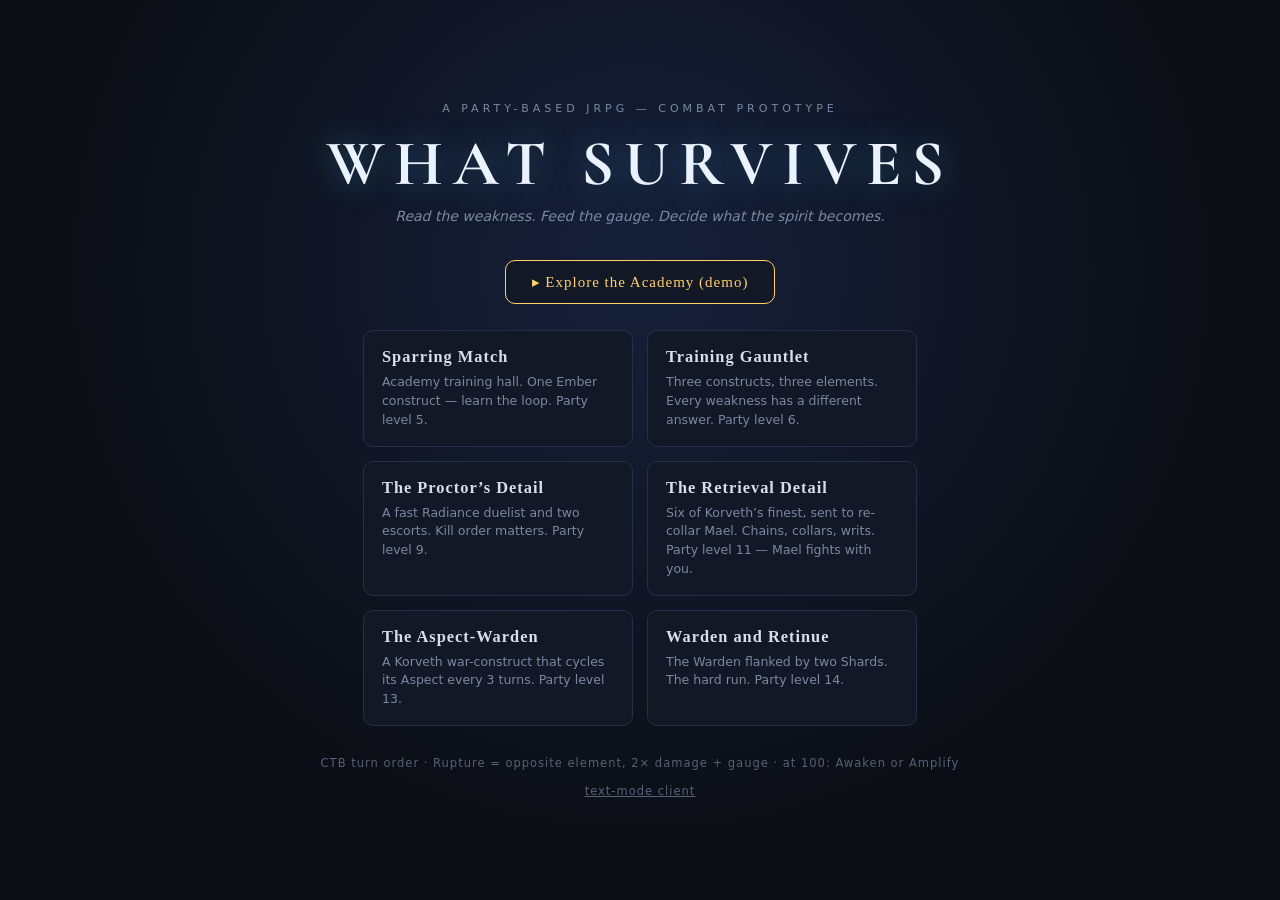
<file: index.html>
<!DOCTYPE html>
<html lang="en">
<head>
  <meta charset="UTF-8">
  <meta name="viewport" content="width=device-width, initial-scale=1.0">
  <title>What Survives</title>
  <link rel="preconnect" href="https://fonts.googleapis.com">
  <link href="https://fonts.googleapis.com/css2?family=Cormorant+Garamond:ital,wght@0,600;1,600&display=swap" rel="stylesheet">
  <link rel="stylesheet" href="css/style.css">
</head>
<body>

  <div id="title-screen" class="screen">
    <div class="title-inner">
      <p class="title-over">A PARTY-BASED JRPG — COMBAT PROTOTYPE</p>
      <h1>WHAT SURVIVES</h1>
      <p class="tagline">Read the weakness. Feed the gauge. Decide what the spirit becomes.</p>
      <button id="explore-btn" class="explore-btn">▸ Explore the Academy (demo)</button>
      <div id="battle-select"></div>
      <p class="hint">CTB turn order &middot; Rupture = opposite element, 2&times; damage + gauge &middot; at 100: Awaken or Amplify</p>
      <p class="hint alt-link"><a href="classic.html">text-mode client</a></p>
    </div>
  </div>

  <div id="overworld-screen" class="screen hidden">
    <div id="overworld-canvas"></div>
    <div id="ow-name"></div>
    <div id="ow-controls">Arrows / WASD to move &middot; Enter to interact</div>
    <div id="dialogue-box" class="hidden">
      <div id="dialogue-name"></div>
      <div id="dialogue-text"></div>
      <div id="dialogue-hint">▸ Enter</div>
    </div>
    <button id="ow-exit-btn" title="Back to title">✕</button>
  </div>

  <div id="battle-screen" class="screen hidden">
    <div id="queue-bar">
      <span class="queue-label">NEXT</span>
      <div id="queue"></div>
      <button id="mute-btn" title="Toggle sound">🔊</button>
      <button id="speed-btn" title="Toggle animation speed">1&times;</button>
    </div>

    <div id="stage">
      <div id="battlefield"></div>
      <div id="log-panel"><div id="log"></div></div>
    </div>

    <div id="bottom">
      <div id="party-row"></div>
      <div id="command-panel">
        <div id="command-title"></div>
        <div id="command-menu"></div>
      </div>
    </div>

    <div id="banner" class="hidden"></div>
    <div id="cinematic" class="hidden">
      <div id="cin-name"></div>
      <div id="cin-cue"></div>
    </div>
    <div id="end-overlay" class="hidden">
      <div id="end-text"></div>
      <div id="end-buttons">
        <button id="retry-btn">Retry</button>
        <button id="title-btn">Return to Title</button>
      </div>
    </div>
    <div id="flash"></div>
  </div>

  <script src="js/vendor/phaser.min.js"></script>
  <script src="js/data/elements.js"></script>
  <script src="js/engine/formulas.js"></script>
  <script src="js/data/characters.js"></script>
  <script src="js/data/enemies.js"></script>
  <script src="js/data/combos.js"></script>
  <script src="js/data/maps.js"></script>
  <script src="js/engine/battle.js"></script>
  <script src="js/ui/ui.js"></script>
  <script src="js/ui/sfx.js"></script>
  <script src="js/ui/sprites.js"></script>
  <script src="js/ui/stage.js"></script>
  <script src="js/ui/stage-ui.js"></script>
  <script src="js/ui/dialogue.js"></script>
  <script src="js/ui/overworld.js"></script>
  <script src="js/main.js"></script>
</body>
</html>
</file>
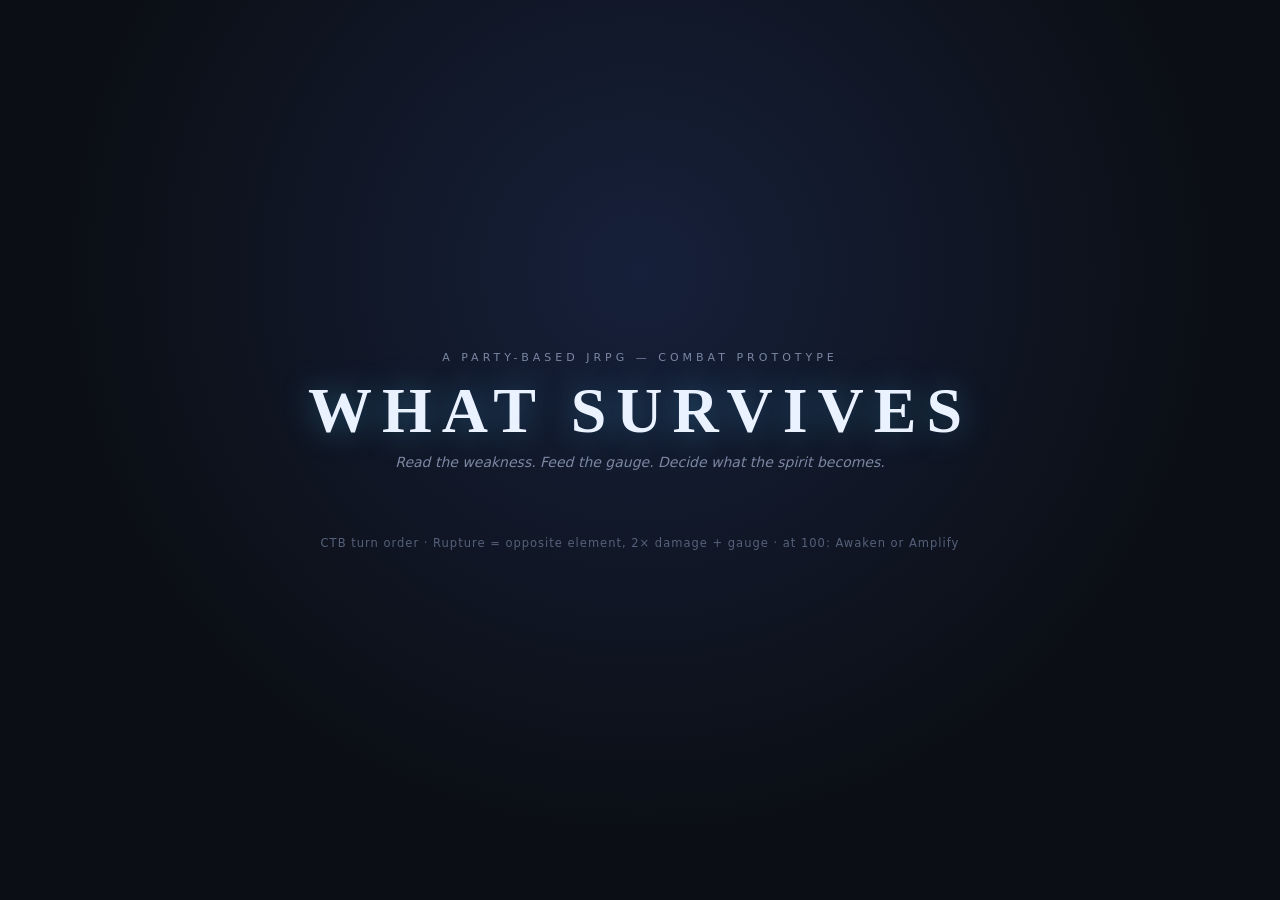
<file: classic.html>
<!DOCTYPE html>
<html lang="en">
<head>
  <meta charset="UTF-8">
  <meta name="viewport" content="width=device-width, initial-scale=1.0">
  <title>What Survives — Combat Prototype</title>
  <link rel="stylesheet" href="css/style.css">
</head>
<body>

  <div id="title-screen" class="screen">
    <div class="title-inner">
      <p class="title-over">A PARTY-BASED JRPG — COMBAT PROTOTYPE</p>
      <h1>WHAT SURVIVES</h1>
      <p class="tagline">Read the weakness. Feed the gauge. Decide what the spirit becomes.</p>
      <div id="battle-select"></div>
      <p class="hint">CTB turn order &middot; Rupture = opposite element, 2&times; damage + gauge &middot; at 100: Awaken or Amplify</p>
    </div>
  </div>

  <div id="battle-screen" class="screen hidden">
    <div id="queue-bar">
      <span class="queue-label">NEXT</span>
      <div id="queue"></div>
      <button id="speed-btn" title="Toggle animation speed">1&times;</button>
    </div>

    <div id="stage">
      <div id="battlefield">
        <div id="enemy-zone"></div>
      </div>
      <div id="log-panel"><div id="log"></div></div>
    </div>

    <div id="bottom">
      <div id="party-row"></div>
      <div id="command-panel">
        <div id="command-title"></div>
        <div id="command-menu"></div>
      </div>
    </div>

    <div id="banner" class="hidden"></div>
    <div id="cinematic" class="hidden">
      <div id="cin-name"></div>
      <div id="cin-cue"></div>
    </div>
    <div id="end-overlay" class="hidden">
      <div id="end-text"></div>
      <div id="end-buttons">
        <button id="retry-btn">Retry</button>
        <button id="title-btn">Return to Title</button>
      </div>
    </div>
    <div id="flash"></div>
  </div>

  <script src="js/data/elements.js"></script>
  <script src="js/engine/formulas.js"></script>
  <script src="js/data/characters.js"></script>
  <script src="js/data/enemies.js"></script>
  <script src="js/data/combos.js"></script>
  <script src="js/engine/battle.js"></script>
  <script src="js/ui/ui.js"></script>
  <script src="js/main.js"></script>
</body>
</html>
</file>
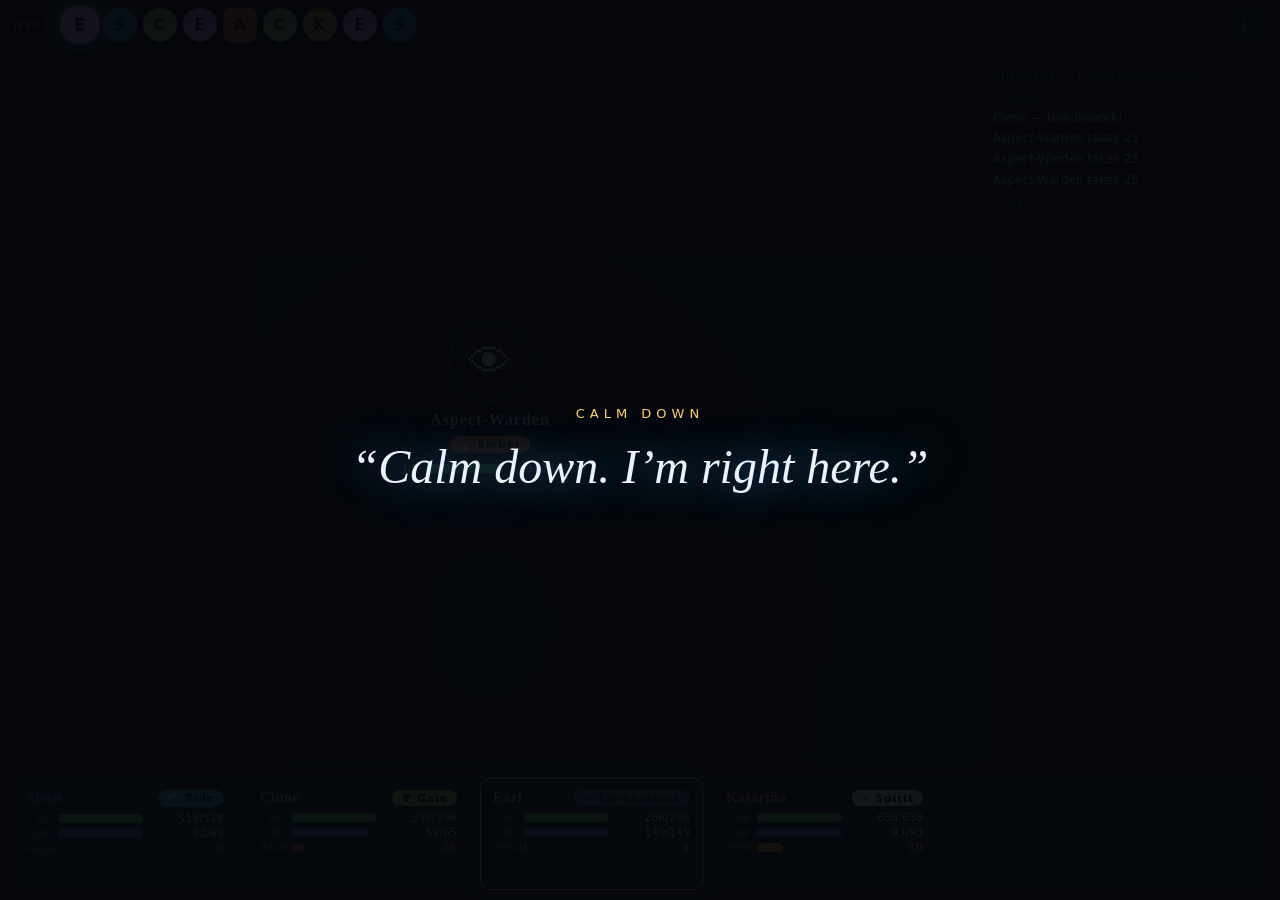
<file: test/autoplay.html>
<!DOCTYPE html>
<html lang="en">
<head>
  <meta charset="UTF-8">
  <title>What Survives — autoplay soak test</title>
  <link rel="stylesheet" href="../css/style.css">
</head>
<body>
  <!-- Dev tool: the party plays itself with random valid actions so you can
       eyeball the battle UI / balance without clicking. ?battle=warden|sparring
       &mode=menu drives the actual command menu with synthetic clicks. -->
  <div id="title-screen" class="screen hidden"><div class="title-inner"><div id="battle-select"></div></div></div>

  <div id="battle-screen" class="screen hidden">
    <div id="queue-bar">
      <span class="queue-label">NEXT</span>
      <div id="queue"></div>
      <button id="speed-btn" title="Toggle animation speed">1&times;</button>
    </div>
    <div id="stage">
      <div id="battlefield"><div id="enemy-zone"></div></div>
      <div id="log-panel"><div id="log"></div></div>
    </div>
    <div id="bottom">
      <div id="party-row"></div>
      <div id="command-panel"><div id="command-title"></div><div id="command-menu"></div></div>
    </div>
    <div id="banner" class="hidden"></div>
    <div id="cinematic" class="hidden"><div id="cin-name"></div><div id="cin-cue"></div></div>
    <div id="end-overlay" class="hidden">
      <div id="end-text"></div>
      <div id="end-buttons"><button id="retry-btn">Retry</button><button id="title-btn">Return to Title</button></div>
    </div>
    <div id="flash"></div>
  </div>

  <script src="../js/data/elements.js"></script>
  <script src="../js/engine/formulas.js"></script>
  <script src="../js/data/characters.js"></script>
  <script src="../js/data/enemies.js"></script>
  <script src="../js/data/combos.js"></script>
  <script src="../js/engine/battle.js"></script>
  <script src="../js/ui/ui.js"></script>
  <script>
    (async function () {
      const WS = globalThis.WS;
      const battleId = new URLSearchParams(location.search).get('battle') || 'warden';
      document.querySelector('#battle-screen').classList.remove('hidden');

      const ui = new WS.UI();
      ui.speed = 2.5;
      const battle = new WS.Battle(WS.BATTLES[battleId], { onEvent: ui.onEvent });
      ui.setup(battle);
      battle.log(`AUTOPLAY — ${WS.BATTLES[battleId].name}`, 'turn');

      function randomAction(actor) {
        const cmds = battle.commandsFor(actor);
        const options = [];
        for (const c of cmds.skills) {
          if (!c.ok) continue;
          const targets = battle.validTargets(actor, c.skill);
          if (c.skill.target === 'enemy' || c.skill.target === 'ally') {
            if (!targets.length) continue;
            options.push({ type: 'skill', skillId: c.skill.id, targetUid: targets[Math.floor(Math.random() * targets.length)].uid });
          } else options.push({ type: 'skill', skillId: c.skill.id });
        }
        if (cmds.awaken && cmds.awaken.ok) options.push({ type: 'awaken' });
        if (cmds.attune && !actor.attuned) options.push({ type: 'attune', element: cmds.attune[Math.floor(Math.random() * 6)] });
        for (const c of battle.combosFor(actor)) {
          if (!c.ok) continue;
          if (c.combo.target === 'enemy') {
            const foes = battle.foesOf(actor);
            options.push({ type: 'combo', comboId: c.combo.id, targetUid: foes[Math.floor(Math.random() * foes.length)].uid });
          } else options.push({ type: 'combo', comboId: c.combo.id });
        }
        return options[Math.floor(Math.random() * options.length)];
      }

      // mode=menu: choose through the real command menu with synthetic clicks
      async function menuAction(actor) {
        const p = ui.promptAction(actor);
        let done = false;
        p.then(() => { done = true; });
        while (!done) {
          await new Promise((r) => setTimeout(r, 30));
          const target = document.querySelector('.targetable');
          if (target) { target.click(); continue; }
          let btns = [...document.querySelectorAll('.cmd-btn:not(:disabled):not(.back)')];
          if (!btns.length) btns = [...document.querySelectorAll('.cmd-btn:not(:disabled)')]; // dead-end submenu: back out
          if (btns.length) btns[Math.floor(Math.random() * btns.length)].click();
        }
        return p;
      }
      const useMenu = new URLSearchParams(location.search).get('mode') === 'menu';

      while (battle.state === 'active') {
        const actor = battle.beginTurn();
        await ui.playEvents();
        ui.renderAll();
        ui.markActive(actor);
        await ui.sleep(400);
        const action = battle.isPlayerControlled(actor)
          ? (useMenu ? await menuAction(actor) : randomAction(actor))
          : battle.aiAct(actor);
        battle.act(actor, action);
        await ui.playEvents();
        if (battle.state === 'active') { battle.endTurn(actor); await ui.playEvents(); }
        ui.renderAll();
      }
      ui.markActive(null);
      ui.showEnd(battle.state, () => location.reload(), () => location.reload());
    })();
  </script>
</body>
</html>
</file>
<file: css/style.css>
/* What Survives — combat prototype. Chrome over old blood: dark slate, cold light. */

* { margin: 0; padding: 0; box-sizing: border-box; }

:root {
  --bg: #0b0e14;
  --panel: #121826;
  --panel-2: #0f1420;
  --line: #24304a;
  --text: #d7dfef;
  --dim: #7b87a3;
  --hp: #59c96a;
  --hp-mid: #e0b13e;
  --hp-low: #e04d4d;
  --mp: #4a7fd6;
  --gold: #ffd166;
  --blood: #e3405f;
}

html, body { height: 100%; }
body {
  background: var(--bg);
  color: var(--text);
  font-family: "Segoe UI", system-ui, sans-serif;
  font-size: 14px;
  overflow: hidden;
}

.screen { height: 100vh; display: flex; flex-direction: column; }
.hidden { display: none !important; }

/* ---------- title screen ---------- */
#title-screen { align-items: center; justify-content: center;
  background: radial-gradient(ellipse at 50% 30%, #16203a 0%, var(--bg) 65%); }
.title-inner { text-align: center; max-width: 720px; padding: 24px; }
.title-over { letter-spacing: 4px; font-size: 11px; color: var(--dim); }
#title-screen h1 {
  font-family: Georgia, "Times New Roman", serif;
  font-size: 64px; letter-spacing: 10px; margin: 10px 0 6px;
  color: #eaf1ff; text-shadow: 0 0 32px rgba(63, 167, 214, 0.45);
}
.tagline { color: var(--dim); font-style: italic; margin-bottom: 36px; }
#battle-select { display: flex; gap: 14px; justify-content: center; margin-bottom: 30px; flex-wrap: wrap; max-width: 900px; margin-left: auto; margin-right: auto; }
.battle-card {
  background: var(--panel); border: 1px solid var(--line); border-radius: 10px;
  padding: 16px 18px; width: 270px; cursor: pointer; text-align: left;
  transition: border-color 0.15s, transform 0.15s;
}
.battle-card:hover { border-color: #3fa7d6; transform: translateY(-2px); }
.battle-card h3 { font-family: Georgia, serif; letter-spacing: 1px; margin-bottom: 6px; }
.battle-card p { color: var(--dim); font-size: 12.5px; line-height: 1.5; }
.hint { color: #55617a; font-size: 11.5px; letter-spacing: 1px; }

/* ---------- queue bar ---------- */
#queue-bar {
  display: flex; align-items: center; gap: 10px;
  padding: 8px 14px; background: var(--panel-2); border-bottom: 1px solid var(--line);
}
.queue-label { font-size: 10px; letter-spacing: 3px; color: var(--dim); }
#queue { display: flex; gap: 6px; flex: 1; }
.chip {
  width: 34px; height: 34px; border-radius: 50%;
  display: flex; align-items: center; justify-content: center;
  font-weight: 700; font-size: 15px; color: #0b0e14;
  border: 2px solid transparent; opacity: 0.85;
}
.chip.enemy { border-radius: 8px; }
.chip.now { transform: scale(1.18); opacity: 1; box-shadow: 0 0 12px rgba(255, 255, 255, 0.35); }
#speed-btn {
  background: var(--panel); color: var(--dim); border: 1px solid var(--line);
  border-radius: 6px; padding: 4px 10px; cursor: pointer; font-size: 12px;
}
#speed-btn:hover { color: var(--text); }

/* ---------- stage ---------- */
#stage { flex: 1; display: flex; min-height: 0; }
#battlefield {
  flex: 1; display: flex; align-items: center; justify-content: center;
  background: radial-gradient(ellipse at 50% 80%, #141c30 0%, var(--bg) 70%);
  position: relative;
}
#battlefield.shake { animation: shake 0.4s; }
@keyframes shake {
  0%, 100% { transform: translate(0, 0); }
  20% { transform: translate(-8px, 4px); } 40% { transform: translate(7px, -3px); }
  60% { transform: translate(-5px, -4px); } 80% { transform: translate(4px, 3px); }
}

#enemy-zone { display: flex; gap: 20px; flex-wrap: wrap; justify-content: center; padding: 0 16px; }
.enemy-card {
  background: var(--panel); border: 1px solid var(--line); border-radius: 12px;
  padding: 16px 18px; min-width: 230px; position: relative; text-align: center;
  transition: border-color 0.2s, opacity 0.4s;
}
.enemy-card .glyph {
  font-size: 44px; width: 84px; height: 84px; margin: 0 auto 8px; border-radius: 50%;
  display: flex; align-items: center; justify-content: center;
  background: var(--panel-2); border: 3px solid var(--line);
}
.enemy-card h3 { font-family: Georgia, serif; font-size: 16px; letter-spacing: 1px; margin-bottom: 6px; }
.enemy-card.active-turn { border-color: var(--blood); box-shadow: 0 0 18px rgba(227, 64, 95, 0.25); }
.enemy-card.dead { opacity: 0.25; filter: grayscale(1); }

/* ---------- shared card bits ---------- */
.el-badge {
  display: inline-block; padding: 2px 9px; border-radius: 10px;
  font-size: 10.5px; letter-spacing: 1px; font-weight: 700; color: #0b0e14; margin-bottom: 8px;
}
.bar { background: #0a0d15; border-radius: 4px; height: 9px; overflow: hidden; margin: 3px 0; }
.bar .fill { height: 100%; border-radius: 4px; transition: width 0.25s; }
.bar .fill.hp-ok { background: var(--hp); }
.bar .fill.hp-mid { background: var(--hp-mid); }
.bar .fill.hp-low { background: var(--hp-low); }
.bar .fill.mp { background: var(--mp); }
.bar-row { display: flex; align-items: center; gap: 7px; font-size: 11px; }
.bar-row .lbl { width: 24px; color: var(--dim); font-size: 9.5px; letter-spacing: 1px; text-align: right; }
.bar-row .bar { flex: 1; }
.bar-row .num { width: 74px; text-align: right; color: var(--text); font-variant-numeric: tabular-nums; }
.gauge-num { font-weight: 700; }

.chips { min-height: 18px; margin-top: 5px; display: flex; flex-wrap: wrap; gap: 4px; justify-content: center; }
.status-chip {
  font-size: 9.5px; padding: 1px 7px; border-radius: 8px; letter-spacing: 0.5px;
  background: #1c2438; border: 1px solid var(--line); color: var(--text);
}
.status-chip.seal { background: #2a1b3d; border-color: #9b5de5; color: #cbaef5; }
.status-chip.awaken { background: #33280f; border-color: var(--gold); color: var(--gold); }
.status-chip.bloodrun { background: #3d1019; border-color: var(--blood); color: #ff8fa5; }
.status-chip.shield { background: #10283d; border-color: #3fa7d6; color: #8fd0f0; }

/* ---------- party row ---------- */
#bottom { display: flex; gap: 10px; padding: 10px 14px; background: var(--panel-2);
  border-top: 1px solid var(--line); align-items: stretch; }
#party-row { flex: 1; display: flex; gap: 10px; }
.party-card {
  flex: 1; background: var(--panel); border: 1px solid var(--line); border-radius: 10px;
  padding: 10px 12px; position: relative; transition: border-color 0.2s, opacity 0.4s;
}
.party-card .head { display: flex; align-items: baseline; justify-content: space-between; margin-bottom: 4px; }
.party-card .head h4 { font-family: Georgia, serif; font-size: 14.5px; letter-spacing: 0.5px; }
.party-card .el-badge { margin-bottom: 0; }
.party-card.active-turn { border-color: var(--gold); box-shadow: 0 0 14px rgba(255, 209, 102, 0.22); }
.party-card.dead { opacity: 0.3; filter: grayscale(1); }
.party-card.awakened { box-shadow: 0 0 16px rgba(255, 209, 102, 0.45); border-color: var(--gold); }
.party-card.bloodrunning { border-color: var(--blood); animation: bloodpulse 1.1s infinite; }
@keyframes bloodpulse {
  0%, 100% { box-shadow: 0 0 8px rgba(227, 64, 95, 0.3); }
  50% { box-shadow: 0 0 22px rgba(227, 64, 95, 0.75); }
}
.party-card .chips { justify-content: flex-start; }
.party-card.targetable, .enemy-card.targetable { cursor: pointer; border-color: #3fa7d6; }
.party-card.targetable:hover, .enemy-card.targetable:hover {
  box-shadow: 0 0 16px rgba(63, 167, 214, 0.6); transform: translateY(-2px);
}

/* ---------- command panel ---------- */
#command-panel {
  width: 320px; background: var(--panel); border: 1px solid var(--line);
  border-radius: 10px; padding: 10px 12px; display: flex; flex-direction: column;
}
#command-title { font-size: 11px; letter-spacing: 2px; color: var(--dim); margin-bottom: 7px;
  min-height: 15px; text-transform: uppercase; }
#command-menu { flex: 1; overflow-y: auto; display: flex; flex-direction: column; gap: 5px; }
.cmd-btn {
  background: var(--panel-2); border: 1px solid var(--line); color: var(--text);
  border-radius: 7px; padding: 7px 11px; text-align: left; cursor: pointer;
  font-size: 13px; display: flex; justify-content: space-between; align-items: center; gap: 8px;
  transition: border-color 0.1s, background 0.1s;
}
.cmd-btn:hover:not(:disabled) { border-color: #3fa7d6; background: #16203a; }
.cmd-btn:disabled { opacity: 0.4; cursor: default; }
.cmd-btn .cost { font-size: 11px; color: var(--dim); white-space: nowrap; }
.cmd-btn.amplify { border-color: #5a4a15; }
.cmd-btn.amplify:hover:not(:disabled) { border-color: var(--gold); background: #241d0a; }
.cmd-btn.back { color: var(--dim); }
.cmd-note { font-size: 11px; color: var(--dim); font-style: italic; padding: 2px 2px 0; line-height: 1.45; }

/* ---------- log ---------- */
#log-panel { width: 300px; background: var(--panel-2); border-left: 1px solid var(--line);
  display: flex; flex-direction: column; }
#log { flex: 1; overflow-y: auto; padding: 10px 12px; font-size: 12px; line-height: 1.65; }
#log p { margin-bottom: 1px; color: #a9b6cc; }
#log .rupture { color: #ff9d5c; font-weight: 700; }
#log .crit { color: var(--gold); }
#log .buff { color: #7fd0e8; }
#log .freeze { color: #8fc7ff; }
#log .seal { color: #cbaef5; }
#log .awaken { color: var(--gold); font-weight: 700; }
#log .amplify { color: #ffd166; font-weight: 700; }
#log .bloodrun { color: #ff8fa5; font-weight: 700; }
#log .aspect { color: #ffb28f; font-weight: 700; }
#log .ko { color: var(--blood); font-weight: 700; }
#log .dim { color: #5a6580; }
#log .turn { color: #56637d; font-size: 10.5px; letter-spacing: 1px; margin-top: 6px; }

/* ---------- popups ---------- */
.popups { position: absolute; inset: 0; pointer-events: none; overflow: visible; }
.popup {
  position: absolute; left: 50%; top: 30%;
  font-weight: 800; font-size: 22px; color: #fff;
  text-shadow: 0 2px 6px rgba(0, 0, 0, 0.9);
  animation: floatup 1s ease-out forwards;
  white-space: nowrap;
}
.popup.crit { color: var(--gold); font-size: 28px; }
.popup.rupture { color: #ff9d5c; font-size: 30px; }
.popup.resist { color: #8a94a8; font-size: 17px; }
.popup.heal { color: var(--hp); }
.popup.absorb { color: #8fd0f0; font-size: 16px; }
.popup.tag { font-size: 13px; letter-spacing: 2px; color: #8fc7ff; }
.popup.tag.seal { color: #cbaef5; }
@keyframes floatup {
  0% { transform: translate(-50%, 0); opacity: 0; }
  15% { opacity: 1; }
  100% { transform: translate(-50%, -56px); opacity: 0; }
}

/* ---------- big moments ---------- */
#flash { position: fixed; inset: 0; background: #fff; opacity: 0; pointer-events: none; z-index: 60; }
#flash.go { animation: flashout 0.45s ease-out; }
@keyframes flashout { 0% { opacity: 0.85; } 100% { opacity: 0; } }

#banner {
  position: fixed; top: 18%; left: 50%; transform: translateX(-50%);
  background: rgba(10, 13, 21, 0.92); border: 1px solid var(--line); border-radius: 10px;
  padding: 14px 34px; font-family: Georgia, serif; font-size: 24px; letter-spacing: 3px;
  z-index: 50; text-align: center; animation: bannerin 0.25s ease-out;
}
#banner.gold { border-color: var(--gold); color: var(--gold); box-shadow: 0 0 30px rgba(255, 209, 102, 0.35); }
#banner.blood { border-color: var(--blood); color: #ff8fa5; box-shadow: 0 0 30px rgba(227, 64, 95, 0.4); }
#banner.aspect-b { color: #ffb28f; }
#banner small { display: block; font-size: 12px; letter-spacing: 1px; color: var(--dim); margin-top: 4px; font-family: "Segoe UI", sans-serif; }
@keyframes bannerin { 0% { opacity: 0; transform: translateX(-50%) scale(0.92); } 100% { opacity: 1; transform: translateX(-50%) scale(1); } }

#cinematic {
  position: fixed; inset: 0; background: rgba(4, 6, 10, 0.93); z-index: 70;
  display: flex; flex-direction: column; align-items: center; justify-content: center;
  animation: cinein 0.3s;
}
@keyframes cinein { from { opacity: 0; } to { opacity: 1; } }
#cin-name { font-size: 13px; letter-spacing: 5px; color: var(--dim); margin-bottom: 18px; text-transform: uppercase; }
#cin-cue {
  font-family: Georgia, serif; font-style: italic; font-size: 44px; color: #eaf1ff;
  text-shadow: 0 0 40px rgba(63, 167, 214, 0.8); text-align: center; padding: 0 40px;
  animation: cuezoom 1.6s ease-out;
}
@keyframes cuezoom { 0% { transform: scale(0.9); opacity: 0; } 25% { opacity: 1; } 100% { transform: scale(1.04); } }

#end-overlay {
  position: fixed; inset: 0; background: rgba(4, 6, 10, 0.9); z-index: 80;
  display: flex; flex-direction: column; align-items: center; justify-content: center; gap: 28px;
}
#end-text { font-family: Georgia, serif; font-size: 58px; letter-spacing: 12px; }
#end-text.victory { color: var(--gold); text-shadow: 0 0 40px rgba(255, 209, 102, 0.5); }
#end-text.defeat { color: var(--blood); text-shadow: 0 0 40px rgba(227, 64, 95, 0.5); }
#end-buttons { display: flex; gap: 14px; }
#end-buttons button {
  background: var(--panel); color: var(--text); border: 1px solid var(--line);
  border-radius: 8px; padding: 10px 26px; font-size: 15px; cursor: pointer;
}
#end-buttons button:hover { border-color: #3fa7d6; }

/* ---------- Phaser stage (index.html; classic.html never loads the canvas) ---------- */
#battlefield { overflow: hidden; }
#battlefield canvas { display: block; image-rendering: pixelated; }
#mute-btn {
  background: var(--panel); color: var(--dim); border: 1px solid var(--line);
  border-radius: 6px; padding: 4px 10px; cursor: pointer; font-size: 12px;
}
#mute-btn:hover { color: var(--text); }
.alt-link { margin-top: 14px; }
.alt-link a { color: #55617a; }
.alt-link a:hover { color: var(--text); }

/* display type: serif italic, liturgical (art_direction §7) */
#title-screen h1, #banner, #end-text {
  font-family: "Cormorant Garamond", Georgia, "Times New Roman", serif;
}
#cin-cue { font-family: "Cormorant Garamond", Georgia, serif; font-size: 48px; }
#cin-name { color: var(--gold); }

/* ---------- title: explore entry ---------- */
.explore-btn {
  background: var(--panel); border: 1px solid var(--gold);
  color: var(--gold); font-family: Georgia, serif; letter-spacing: 1px;
  font-size: 15px; padding: 12px 26px; border-radius: 10px; cursor: pointer;
  margin-bottom: 26px; transition: transform .12s, box-shadow .12s;
}
.explore-btn:hover { transform: translateY(-2px); box-shadow: 0 4px 18px rgba(255,209,102,0.18); }

/* ---------- overworld ---------- */
#overworld-screen { position: relative; align-items: center; justify-content: center;
  background: var(--bg); }
#overworld-canvas { width: 100%; height: 100%; }
#overworld-canvas canvas { display: block; margin: 0 auto; }

#ow-exit-btn {
  position: absolute; top: 12px; right: 14px; z-index: 30;
  width: 34px; height: 34px; border-radius: 8px;
  background: var(--panel-2); color: var(--dim); border: 1px solid var(--line);
  font-size: 16px; cursor: pointer;
}
#ow-exit-btn:hover { color: var(--text); border-color: #3fa7d6; }

/* ---------- dialogue box ---------- */
#dialogue-box {
  position: absolute; left: 50%; bottom: 24px; transform: translateX(-50%);
  width: min(720px, 90vw); z-index: 40; cursor: pointer;
  background: rgba(15,20,32,0.94); border: 1px solid var(--line);
  border-radius: 12px; padding: 16px 20px 12px;
  box-shadow: 0 10px 40px rgba(0,0,0,0.5);
}
#dialogue-name {
  color: var(--gold); font-family: Georgia, serif; letter-spacing: 1px;
  font-size: 14px; margin-bottom: 6px;
}
#dialogue-text { color: var(--text); font-size: 16px; line-height: 1.55; min-height: 1.6em; }
#dialogue-hint {
  text-align: right; color: var(--dim); font-size: 12px; letter-spacing: 1px;
  margin-top: 8px; user-select: none;
}
#dialogue-hint [data-yes], #dialogue-hint [data-no] { cursor: pointer; }
#dialogue-hint [data-yes] { color: var(--gold); }

#ow-name {
  position: absolute; top: 14px; left: 18px; z-index: 20;
  font-family: "Cormorant Garamond", Georgia, serif; font-style: italic;
  font-size: 26px; color: #e7ecf7; text-shadow: 0 2px 6px rgba(0,0,0,0.7);
  pointer-events: none;
}
#ow-controls {
  position: absolute; bottom: 14px; left: 18px; z-index: 20;
  font-size: 12.5px; letter-spacing: 1px; color: #9aa6bd;
  text-shadow: 0 1px 4px rgba(0,0,0,0.8); pointer-events: none;
}
</file>
